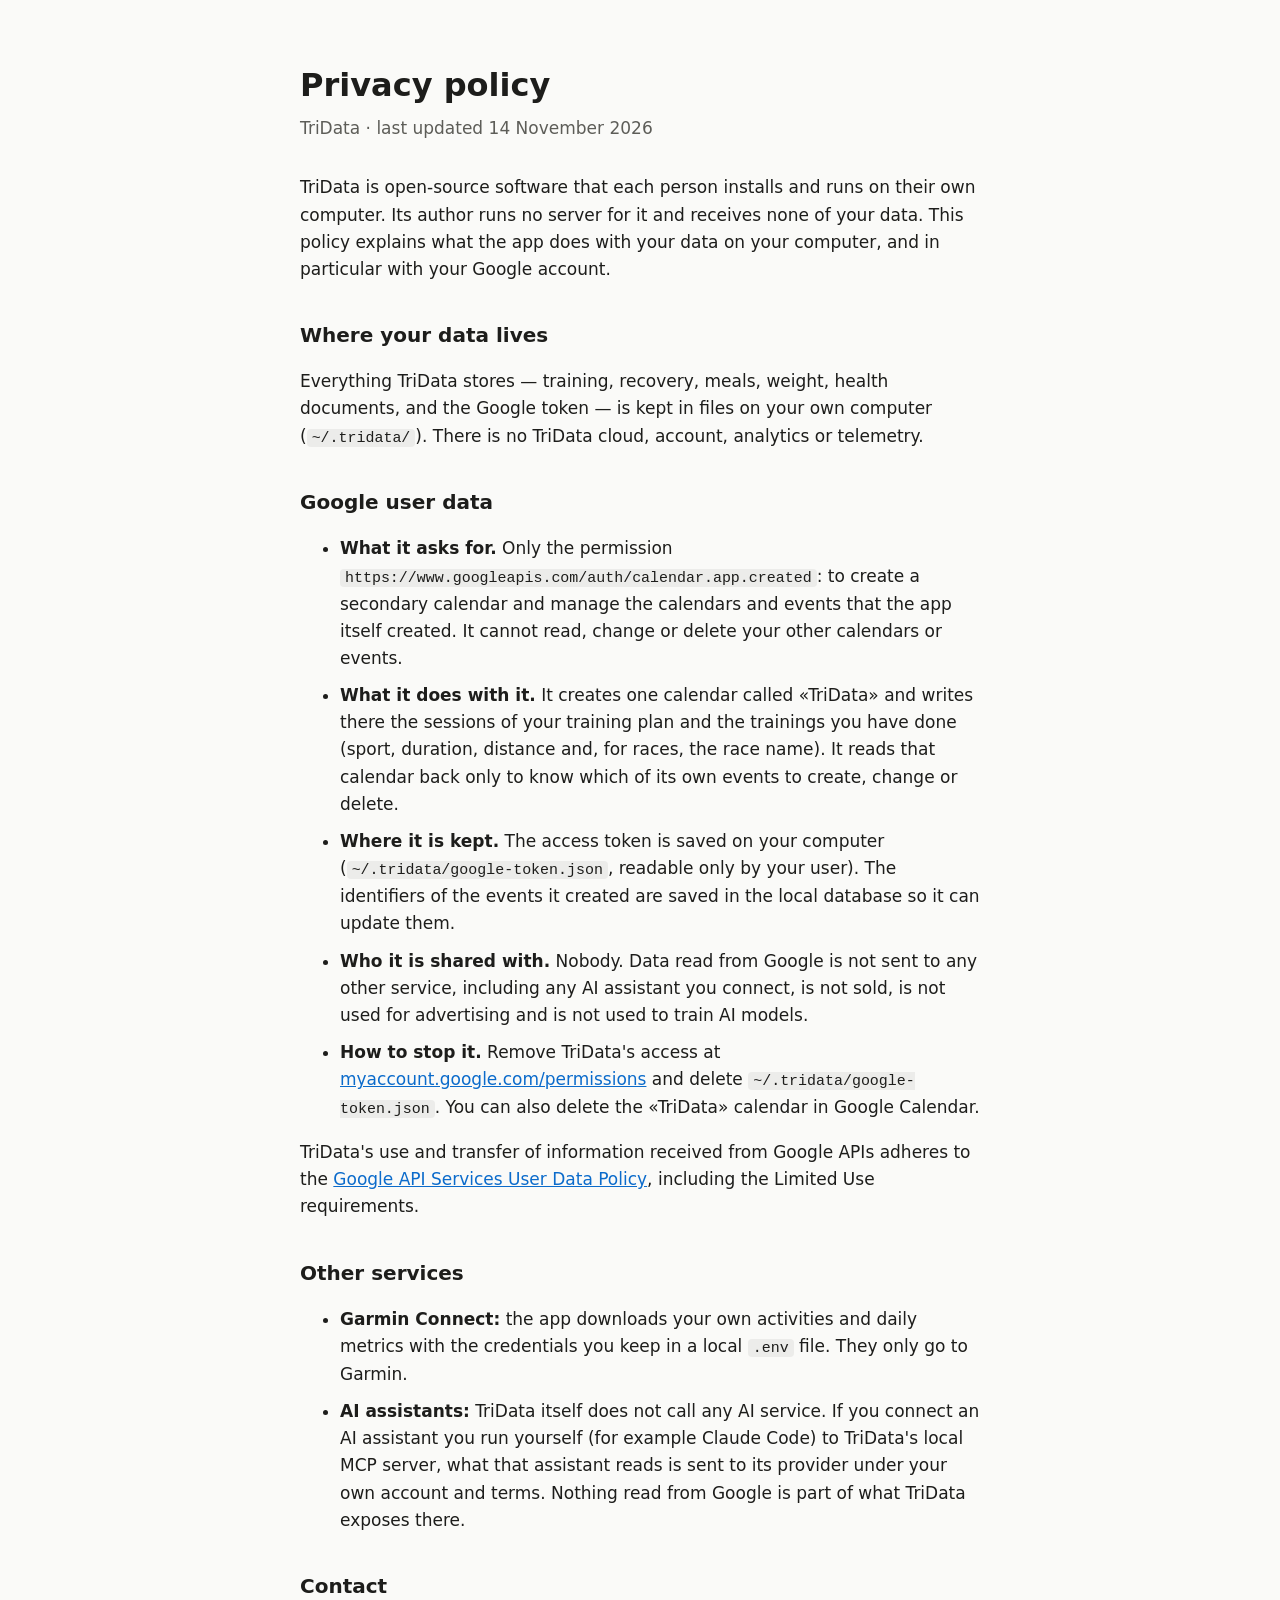
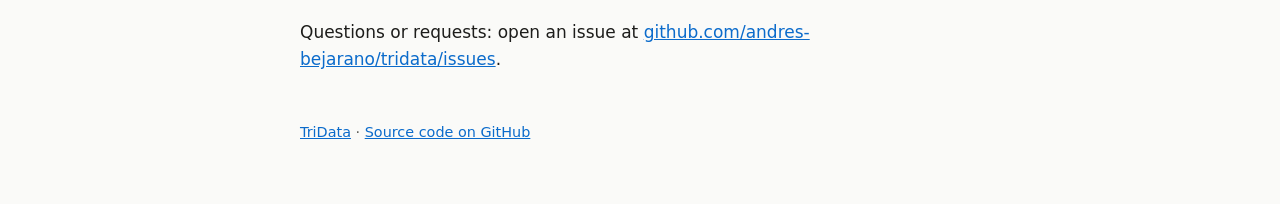
<file: docs/privacy.html>
<!doctype html>
<html lang="en">
<head>
<meta charset="utf-8">
<meta name="viewport" content="width=device-width, initial-scale=1">
<title>TriData · Privacy policy</title>
<link rel="icon" href="https://raw.githubusercontent.com/andres-bejarano/tridata/master/src/tridata/web/static/icono-512.png">
<link rel="stylesheet" href="estilo.css">
</head>
<body>
<main>
  <header>
    <h1>Privacy policy</h1>
    <p class="lema">TriData · last updated 14 November 2026</p>
  </header>

  <p>TriData is open-source software that each person installs and runs on their own computer. Its author runs no
    server for it and receives none of your data. This policy explains what the app does with your data on your
    computer, and in particular with your Google account.</p>

  <h2>Where your data lives</h2>
  <p>Everything TriData stores — training, recovery, meals, weight, health documents, and the Google token — is
    kept in files on your own computer (<code>~/.tridata/</code>). There is no TriData cloud, account, analytics or
    telemetry.</p>

  <h2>Google user data</h2>
  <ul>
    <li><strong>What it asks for.</strong> Only the permission
      <code>https://www.googleapis.com/auth/calendar.app.created</code>: to create a secondary calendar and manage
      the calendars and events that the app itself created. It cannot read, change or delete your other calendars
      or events.</li>
    <li><strong>What it does with it.</strong> It creates one calendar called «TriData» and writes there the
      sessions of your training plan and the trainings you have done (sport, duration, distance and, for races,
      the race name). It reads that calendar back only to know which of its own events to create, change or
      delete.</li>
    <li><strong>Where it is kept.</strong> The access token is saved on your computer
      (<code>~/.tridata/google-token.json</code>, readable only by your user). The identifiers of the events it
      created are saved in the local database so it can update them.</li>
    <li><strong>Who it is shared with.</strong> Nobody. Data read from Google is not sent to any other service,
      including any AI assistant you connect, is not sold, is not used for advertising and is not used to train AI models.</li>
    <li><strong>How to stop it.</strong> Remove TriData's access at
      <a href="https://myaccount.google.com/permissions">myaccount.google.com/permissions</a> and delete
      <code>~/.tridata/google-token.json</code>. You can also delete the «TriData» calendar in Google Calendar.</li>
  </ul>
  <p>TriData's use and transfer of information received from Google APIs adheres to the
    <a href="https://developers.google.com/terms/api-services-user-data-policy">Google API Services User Data
    Policy</a>, including the Limited Use requirements.</p>

  <h2>Other services</h2>
  <ul>
    <li><strong>Garmin Connect:</strong> the app downloads your own activities and daily metrics with the
      credentials you keep in a local <code>.env</code> file. They only go to Garmin.</li>
    <li><strong>AI assistants:</strong> TriData itself does not call any AI service. If you connect an AI assistant
      you run yourself (for example Claude Code) to TriData's local MCP server, what that assistant reads is sent to
      its provider under your own account and terms. Nothing read from Google is part of what TriData exposes
      there.</li>
  </ul>

  <h2>Contact</h2>
  <p>Questions or requests: open an issue at
    <a href="https://github.com/andres-bejarano/tridata/issues">github.com/andres-bejarano/tridata/issues</a>.</p>

  <footer>
    <a href="index.html">TriData</a> ·
    <a href="https://github.com/andres-bejarano/tridata">Source code on GitHub</a>
  </footer>
</main>
</body>
</html>
</file>
<file: docs/estilo.css>
:root { --fondo: #fafaf8; --texto: #1d1d1b; --suave: #5d5d58; --enlace: #0b6bcb; --codigo: #ececea; }
@media (prefers-color-scheme: dark) {
  :root { --fondo: #161615; --texto: #ececea; --suave: #a4a49e; --enlace: #6cb2ff; --codigo: #2a2a28; }
}
body { margin: 0; background: var(--fondo); color: var(--texto);
       font: 17px/1.6 system-ui, -apple-system, "Segoe UI", Roboto, sans-serif; }
main { max-width: 680px; margin: 0 auto; padding: 48px 16px 64px; }
header { margin-bottom: 32px; }
header img { border-radius: 16px; }
h1 { margin: 12px 0 4px; font-size: 2rem; }
h2 { margin-top: 36px; font-size: 1.25rem; }
.lema { margin: 0; color: var(--suave); }
a { color: var(--enlace); }
code { background: var(--codigo); padding: 1px 5px; border-radius: 4px; font-size: .88em; overflow-wrap: anywhere; }
li { margin-bottom: 10px; }
footer { margin-top: 48px; color: var(--suave); font-size: .9rem; }
</file>
